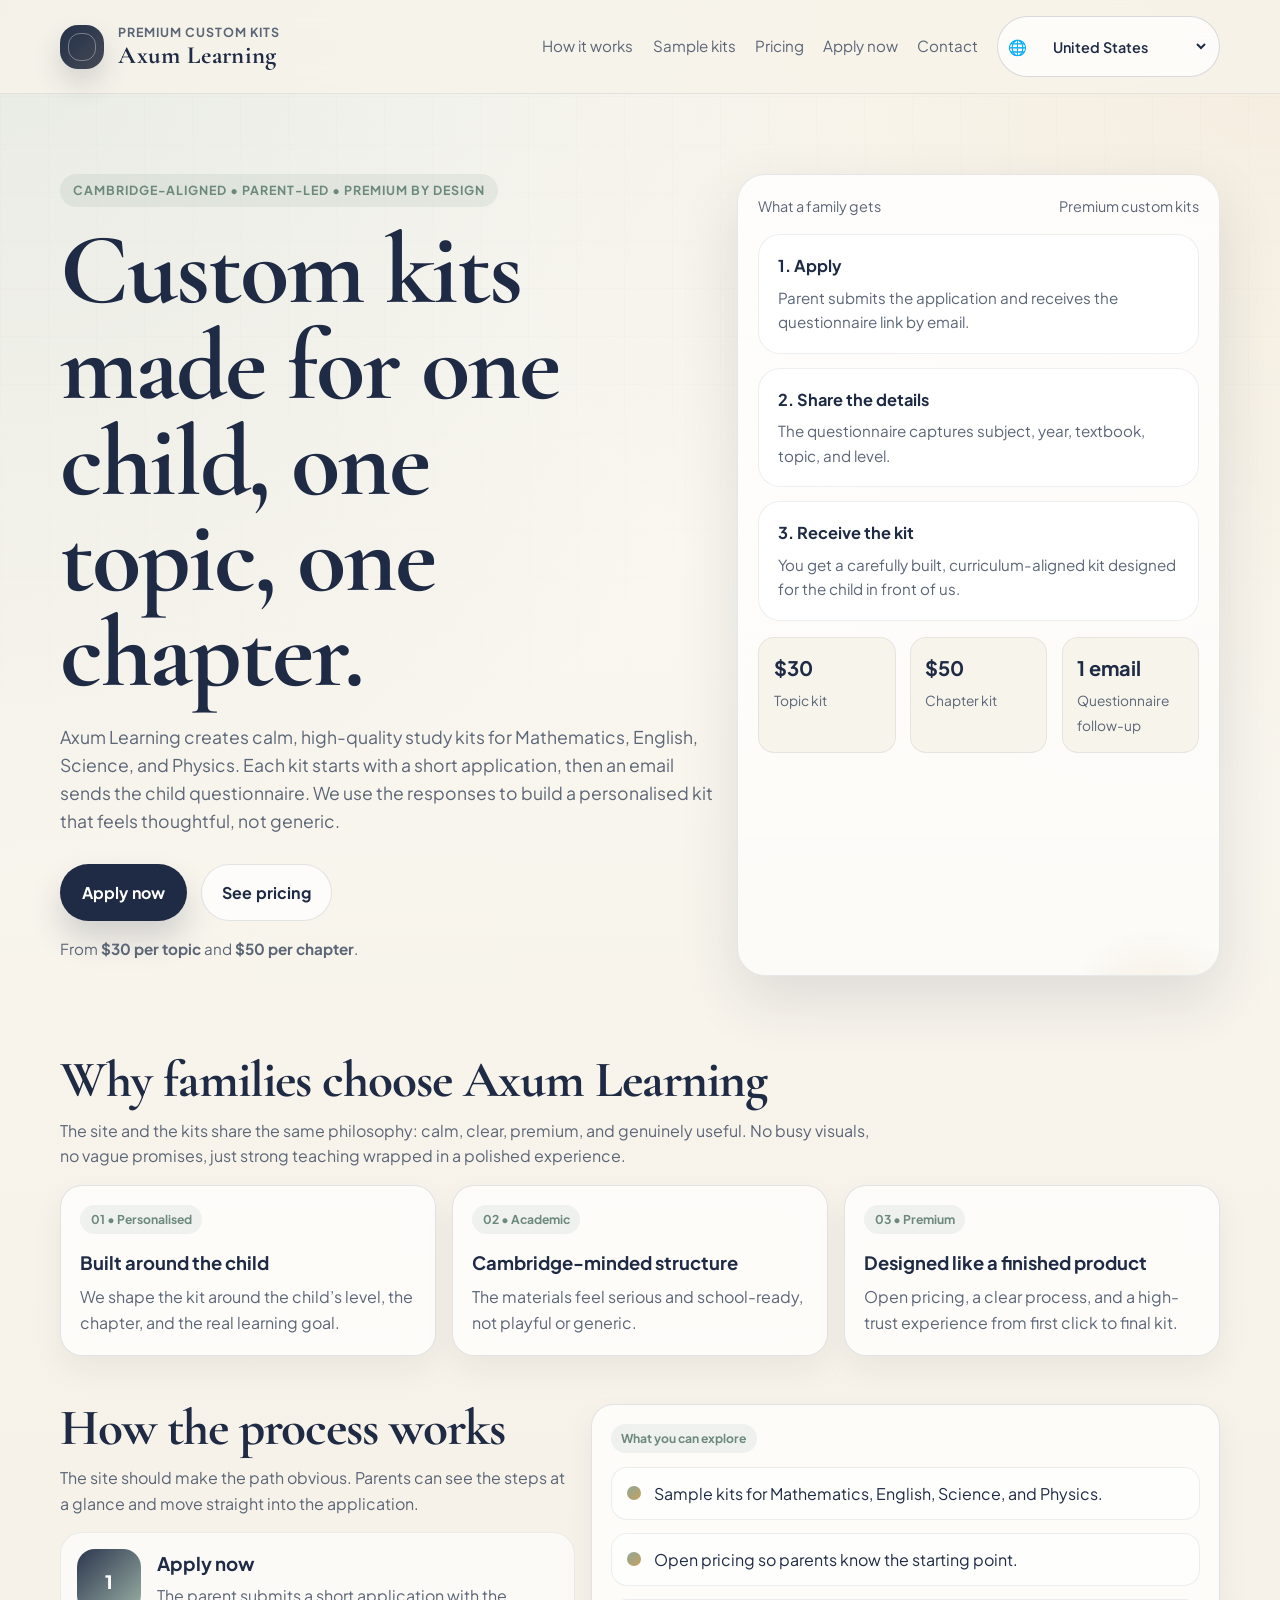
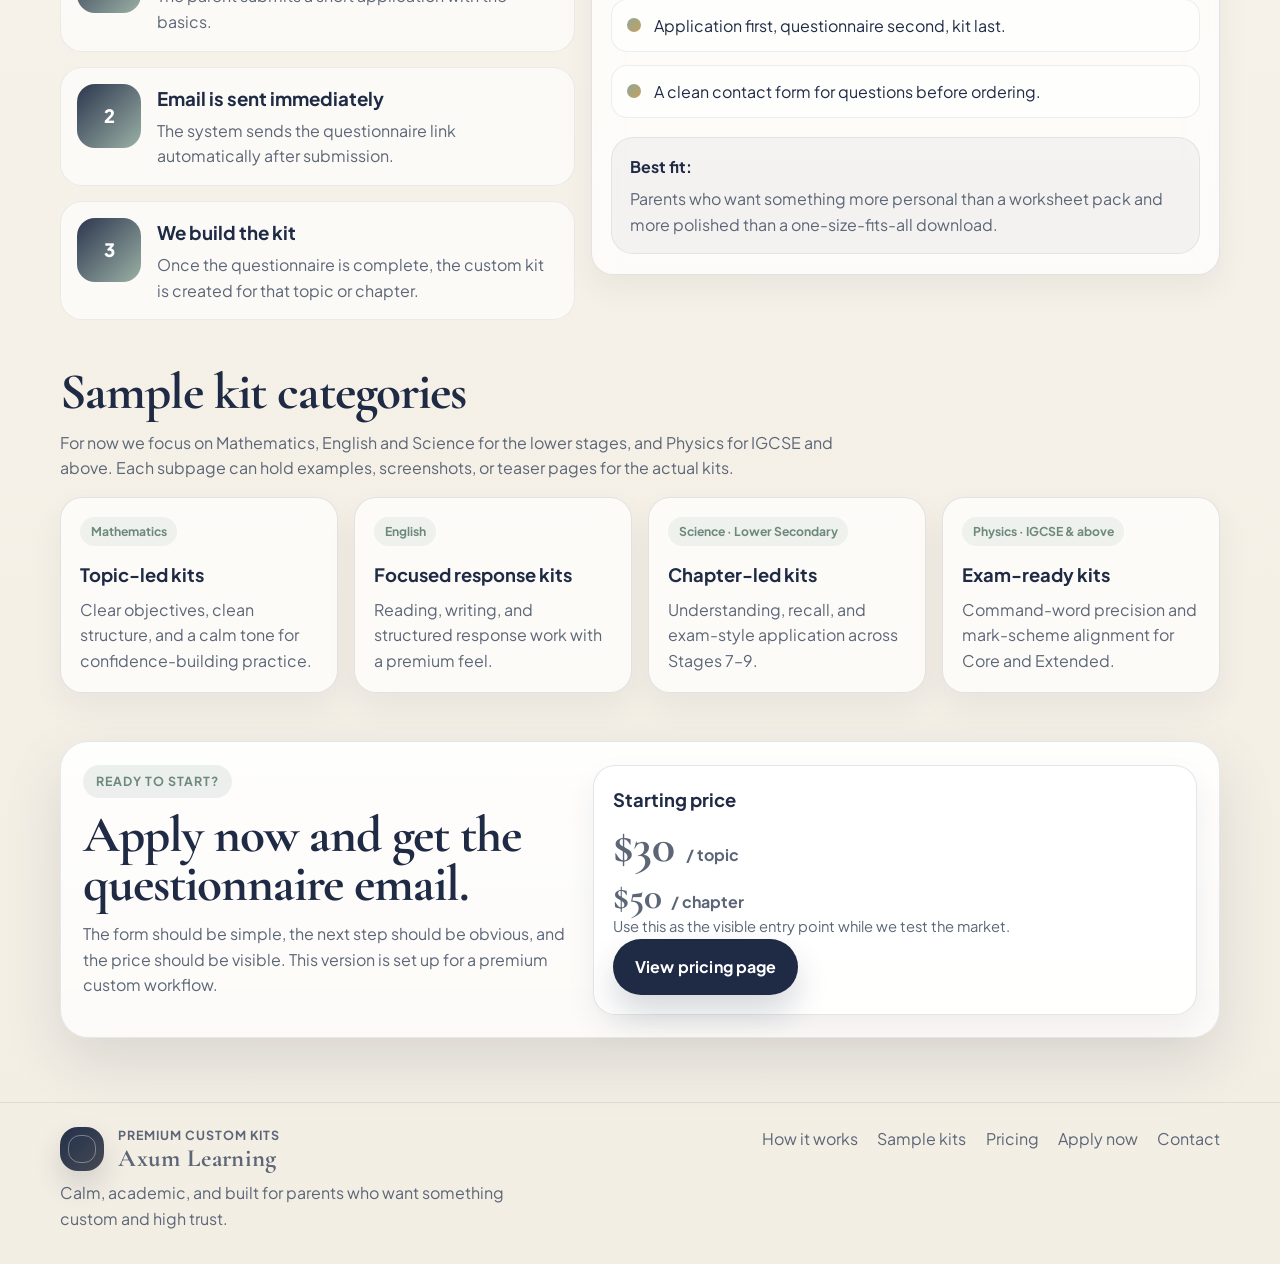
<file: index.html>
<!DOCTYPE html>
<html lang="en">
  <head>
    <meta charset="UTF-8" />
    <meta name="viewport" content="width=device-width, initial-scale=1.0" />
    <title>Axum Learning | Premium custom kits for Cambridge students</title>
    <meta
      name="description"
      content="Axum Learning creates premium custom Cambridge kits for Mathematics, English, Science, and Physics. Each kit is matched to the child, the topic, and the chapter."
    />
    <link rel="stylesheet" href="styles.css" />
    <script src="locale.js" defer></script>
  </head>
  <body>
    <a class="skip-link" href="#main">Skip to content</a>
    <header class="site-header">
      <div class="header-inner">
        <a class="brand" href="index.html" aria-label="Axum Learning home">
          <span class="brand-mark" aria-hidden="true"></span>
          <span>
            <span class="brand-tagline">Premium custom kits</span>
            <span class="brand-name">Axum Learning</span>
          </span>
        </a>
        <nav class="nav" aria-label="Primary">
          <a href="how-it-works.html">How it works</a>
          <a href="samples.html">Sample kits</a>
          <a href="pricing.html">Pricing</a>
          <a href="apply.html">Apply now</a>
          <a href="contact.html">Contact</a>
        </nav>
      </div>
    </header>

    <main id="main">
      <section class="hero">
        <div class="page-shell hero-grid">
          <div>
            <span class="eyebrow">Cambridge-aligned • Parent-led • Premium by design</span>
            <h1>Custom kits made for one child, one topic, one chapter.</h1>
            <p class="lead">
              Axum Learning creates calm, high-quality study kits for Mathematics, English, Science, and Physics.
              Each kit starts with a short application, then an email sends the child questionnaire.
              We use the responses to build a personalised kit that feels thoughtful, not generic.
            </p>
            <div class="hero-actions">
              <a class="button" href="apply.html">Apply now</a>
              <a class="button-secondary" href="pricing.html">See pricing</a>
            </div>
            <p class="hero-note">
              From <strong>$30 per topic</strong> and <strong>$50 per chapter</strong>.
            </p>
          </div>

          <aside class="hero-panel" aria-label="Preview of the service">
            <div class="panel-kicker">
              <span>What a family gets</span>
              <span>Premium custom kits</span>
            </div>
            <div class="preview-card">
              <h3>1. Apply</h3>
              <p>Parent submits the application and receives the questionnaire link by email.</p>
            </div>
            <div class="preview-card">
              <h3>2. Share the details</h3>
              <p>The questionnaire captures subject, year, textbook, topic, and level.</p>
            </div>
            <div class="preview-card">
              <h3>3. Receive the kit</h3>
              <p>You get a carefully built, curriculum-aligned kit designed for the child in front of us.</p>
            </div>
            <div class="stats" aria-label="Pricing snapshot">
              <div class="stat">
                <strong>$30</strong>
                <span>Topic kit</span>
              </div>
              <div class="stat">
                <strong>$50</strong>
                <span>Chapter kit</span>
              </div>
              <div class="stat">
                <strong>1 email</strong>
                <span>Questionnaire follow-up</span>
              </div>
            </div>
          </aside>
        </div>
      </section>

      <section class="section">
        <div class="page-shell">
          <h2 class="section-title">Why families choose Axum Learning</h2>
          <p class="section-lead">
            The site and the kits share the same philosophy: calm, clear, premium, and genuinely
            useful. No busy visuals, no vague promises, just strong teaching wrapped in a polished
            experience.
          </p>
          <div class="grid-3" style="margin-top: 1rem">
            <article class="card">
              <span class="meta">01 • Personalised</span>
              <h3>Built around the child</h3>
              <p>We shape the kit around the child’s level, the chapter, and the real learning goal.</p>
            </article>
            <article class="card">
              <span class="meta">02 • Academic</span>
              <h3>Cambridge-minded structure</h3>
              <p>The materials feel serious and school-ready, not playful or generic.</p>
            </article>
            <article class="card">
              <span class="meta">03 • Premium</span>
              <h3>Designed like a finished product</h3>
              <p>Open pricing, a clear process, and a high-trust experience from first click to final kit.</p>
            </article>
          </div>
        </div>
      </section>

      <section class="section">
        <div class="page-shell split">
          <div>
            <h2 class="section-title">How the process works</h2>
            <p class="section-lead">
              The site should make the path obvious. Parents can see the steps at a glance and move
              straight into the application.
            </p>
            <div class="timeline" style="margin-top: 1rem">
              <div class="timeline-step">
                <div class="step-num">1</div>
                <div class="step-content">
                  <h3>Apply now</h3>
                  <p>The parent submits a short application with the basics.</p>
                </div>
              </div>
              <div class="timeline-step">
                <div class="step-num">2</div>
                <div class="step-content">
                  <h3>Email is sent immediately</h3>
                  <p>The system sends the questionnaire link automatically after submission.</p>
                </div>
              </div>
              <div class="timeline-step">
                <div class="step-num">3</div>
                <div class="step-content">
                  <h3>We build the kit</h3>
                  <p>Once the questionnaire is complete, the custom kit is created for that topic or chapter.</p>
                </div>
              </div>
            </div>
          </div>
          <div class="card">
            <span class="meta">What you can explore</span>
            <ul class="feature-list">
              <li><span class="feature-dot"></span><span>Sample kits for Mathematics, English, Science, and Physics.</span></li>
              <li><span class="feature-dot"></span><span>Open pricing so parents know the starting point.</span></li>
              <li><span class="feature-dot"></span><span>Application first, questionnaire second, kit last.</span></li>
              <li><span class="feature-dot"></span><span>A clean contact form for questions before ordering.</span></li>
            </ul>
            <div class="subtle-band">
              <strong>Best fit:</strong>
              <p style="margin: 0.4rem 0 0; color: var(--muted)">
                Parents who want something more personal than a worksheet pack and more polished than a
                one-size-fits-all download.
              </p>
            </div>
          </div>
        </div>
      </section>

      <section class="section">
        <div class="page-shell">
          <h2 class="section-title">Sample kit categories</h2>
          <p class="section-lead">
            For now we focus on Mathematics, English and Science for the lower stages, and Physics for
            IGCSE and above. Each subpage can hold examples, screenshots, or teaser pages for the
            actual kits.
          </p>
          <div class="grid-4" style="margin-top: 1rem">
            <article class="card">
              <span class="meta">Mathematics</span>
              <h3>Topic-led kits</h3>
              <p>Clear objectives, clean structure, and a calm tone for confidence-building practice.</p>
            </article>
            <article class="card">
              <span class="meta">English</span>
              <h3>Focused response kits</h3>
              <p>Reading, writing, and structured response work with a premium feel.</p>
            </article>
            <article class="card">
              <span class="meta">Science · Lower Secondary</span>
              <h3>Chapter-led kits</h3>
              <p>Understanding, recall, and exam-style application across Stages 7–9.</p>
            </article>
            <article class="card">
              <span class="meta">Physics · IGCSE & above</span>
              <h3>Exam-ready kits</h3>
              <p>Command-word precision and mark-scheme alignment for Core and Extended.</p>
            </article>
          </div>
        </div>
      </section>

      <section class="section">
        <div class="page-shell form-wrap">
          <div class="split">
            <div>
              <span class="eyebrow">Ready to start?</span>
              <h2 class="section-title" style="margin-top: 0.8rem">Apply now and get the questionnaire email.</h2>
              <p class="section-lead">
                The form should be simple, the next step should be obvious, and the price should be
                visible. This version is set up for a premium custom workflow.
              </p>
            </div>
            <div class="card" style="background: rgba(255,255,255,0.84)">
              <h3>Starting price</h3>
              <p class="price" style="margin-top: 0.2rem">
                <span data-price-usd="30">$30</span> <small>/ topic</small>
              </p>
              <p class="price" style="font-size: 2.35rem; margin-top: 0.5rem">
                <span data-price-usd="50">$50</span> <small>/ chapter</small>
              </p>
              <p class="note">Use this as the visible entry point while we test the market.</p>
              <a class="button" href="pricing.html">View pricing page</a>
            </div>
          </div>
        </div>
      </section>
    </main>

    <footer class="footer">
      <div class="footer-inner">
        <div>
          <div class="brand" style="margin-bottom: 0.5rem">
            <span class="brand-mark" aria-hidden="true"></span>
            <span>
              <span class="brand-tagline">Premium custom kits</span>
              <span class="brand-name">Axum Learning</span>
            </span>
          </div>
          <p style="max-width: 42ch; margin: 0">
            Calm, academic, and built for parents who want something custom and high trust.
          </p>
        </div>
        <div class="footer-links" aria-label="Footer links">
          <a href="how-it-works.html">How it works</a>
          <a href="samples.html">Sample kits</a>
          <a href="pricing.html">Pricing</a>
          <a href="apply.html">Apply now</a>
          <a href="contact.html">Contact</a>
        </div>
      </div>
    </footer>
  </body>
</html>
</file>
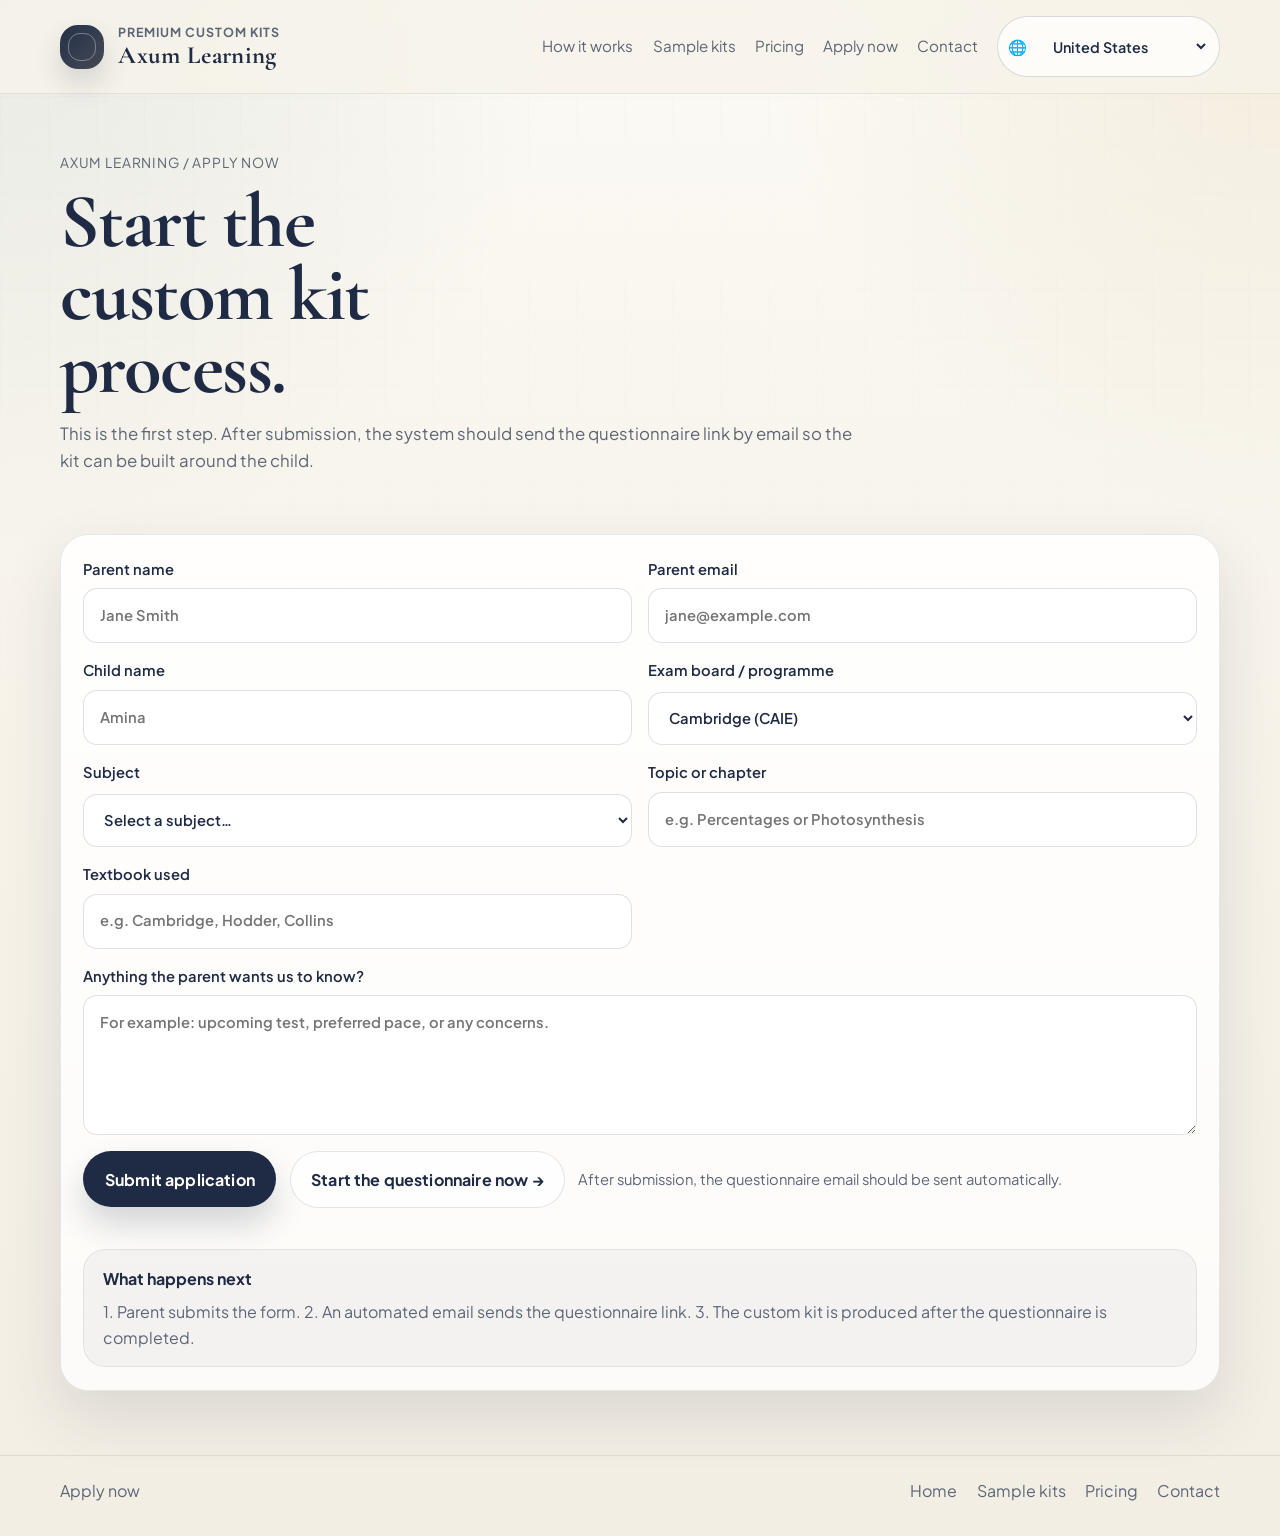
<file: apply.html>
<!DOCTYPE html>
<html lang="en">
  <head>
    <meta charset="UTF-8" />
    <meta name="viewport" content="width=device-width, initial-scale=1.0" />
    <title>Apply now | Axum Learning</title>
    <meta
      name="description"
      content="Apply for a premium custom kit from Axum Learning and receive the questionnaire link by email."
    />
    <link rel="stylesheet" href="styles.css" />
    <script src="locale.js" defer></script>
  </head>
  <body>
    <a class="skip-link" href="#main">Skip to content</a>
    <header class="site-header">
      <div class="header-inner">
        <a class="brand" href="index.html">
          <span class="brand-mark" aria-hidden="true"></span>
          <span>
            <span class="brand-tagline">Premium custom kits</span>
            <span class="brand-name">Axum Learning</span>
          </span>
        </a>
        <nav class="nav" aria-label="Primary">
          <a href="how-it-works.html">How it works</a>
          <a href="samples.html">Sample kits</a>
          <a href="pricing.html">Pricing</a>
          <a href="apply.html">Apply now</a>
          <a href="contact.html">Contact</a>
        </nav>
      </div>
    </header>

    <main id="main">
      <section class="page-hero">
        <div class="page-shell">
          <div class="breadcrumb">Axum Learning / Apply now</div>
          <h1 class="page-title" style="margin-top: 0.8rem">Start the custom kit process.</h1>
          <p class="page-intro">
            This is the first step. After submission, the system should send the questionnaire link
            by email so the kit can be built around the child.
          </p>
        </div>
      </section>

      <section class="section">
        <div class="page-shell form-wrap">
          <form id="applyForm" action="https://api.web3forms.com/submit" method="POST">
            <input type="hidden" name="access_key" value="0ccd2243-d4b7-4b5f-a152-dc5dc2f6f82b" />
            <input type="hidden" name="subject" value="New Axum Learning application" />
            <input type="hidden" name="from_name" value="Axum Learning website" />
            <input type="checkbox" name="botcheck" style="display:none" tabindex="-1" autocomplete="off" />
            <div class="form-grid">
              <label>
                Parent name
                <input type="text" name="parent_name" placeholder="Jane Smith" />
              </label>
              <label>
                Parent email
                <input type="email" name="parent_email" placeholder="jane@example.com" />
              </label>
              <label>
                Child name
                <input type="text" name="child_name" placeholder="Amina" />
              </label>
              <label>
                Exam board / programme
                <select name="programme" data-locale-programmes></select>
              </label>
              <label>
                Subject
                <select name="subject">
                  <option value="">Select a subject…</option>
                  <option>Mathematics</option>
                  <option>English</option>
                  <option>Science (Lower Secondary)</option>
                  <option>Physics (IGCSE & above)</option>
                </select>
              </label>
              <label>
                Topic or chapter
                <input type="text" name="topic" placeholder="e.g. Percentages or Photosynthesis" />
              </label>
              <label>
                Textbook used
                <input type="text" name="textbook" placeholder="e.g. Cambridge, Hodder, Collins" />
              </label>
            </div>

            <label>
              Anything the parent wants us to know?
              <textarea
                name="notes"
                placeholder="For example: upcoming test, preferred pace, or any concerns."
              ></textarea>
            </label>

            <div class="form-actions">
              <button class="button" type="submit">Submit application</button>
              <a class="button-secondary" href="questionnaire.html">Start the questionnaire now →</a>
              <span class="note">After submission, the questionnaire email should be sent automatically.</span>
            </div>
            <div id="applyResult" class="note" style="margin-top:0.6rem" role="status" aria-live="polite"></div>
          </form>
          <script>
            (function () {
              var form = document.getElementById("applyForm");
              var result = document.getElementById("applyResult");
              form.addEventListener("submit", function (e) {
                e.preventDefault();
                result.textContent = "Sending…";
                fetch(form.action, { method: "POST", body: new FormData(form), headers: { Accept: "application/json" } })
                  .then(function (r) { return r.json(); })
                  .then(function (data) {
                    if (data.success) {
                      form.reset();
                      result.innerHTML = "✓ Thank you — your application has been sent. Check your email for the questionnaire link.";
                    } else {
                      result.textContent = "Sorry, something went wrong. Please email willie.smit@gmail.com directly.";
                    }
                  })
                  .catch(function () {
                    result.textContent = "Sorry, something went wrong. Please email willie.smit@gmail.com directly.";
                  });
              });
            })();
          </script>
          <div class="subtle-band" style="margin-top: 1rem">
            <strong>What happens next</strong>
            <p style="margin: 0.45rem 0 0; color: var(--muted)">
              1. Parent submits the form. 2. An automated email sends the questionnaire link. 3. The
              custom kit is produced after the questionnaire is completed.
            </p>
          </div>
        </div>
      </section>
    </main>

    <footer class="footer">
      <div class="footer-inner">
        <p style="margin: 0">Apply now</p>
        <div class="footer-links">
          <a href="index.html">Home</a>
          <a href="samples.html">Sample kits</a>
          <a href="pricing.html">Pricing</a>
          <a href="contact.html">Contact</a>
        </div>
      </div>
    </footer>
  </body>
</html>
</file>
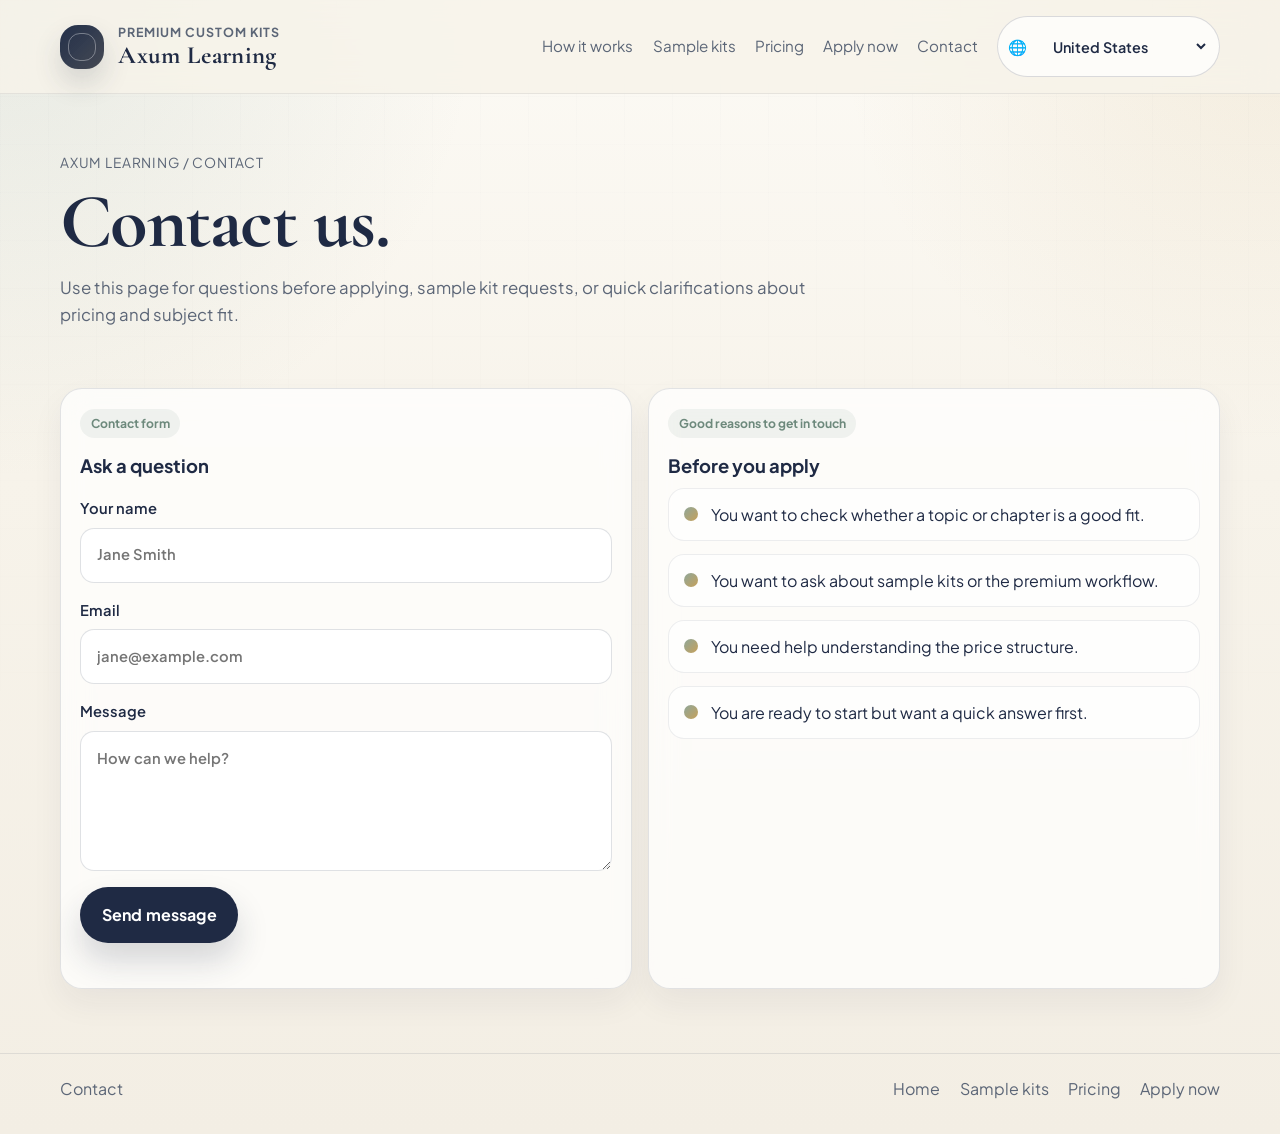
<file: contact.html>
<!DOCTYPE html>
<html lang="en">
  <head>
    <meta charset="UTF-8" />
    <meta name="viewport" content="width=device-width, initial-scale=1.0" />
    <title>Contact | Axum Learning</title>
    <meta
      name="description"
      content="Contact Axum Learning with questions about premium custom kits, pricing, or the application process."
    />
    <link rel="stylesheet" href="styles.css" />
    <script src="locale.js" defer></script>
  </head>
  <body>
    <a class="skip-link" href="#main">Skip to content</a>
    <header class="site-header">
      <div class="header-inner">
        <a class="brand" href="index.html">
          <span class="brand-mark" aria-hidden="true"></span>
          <span>
            <span class="brand-tagline">Premium custom kits</span>
            <span class="brand-name">Axum Learning</span>
          </span>
        </a>
        <nav class="nav" aria-label="Primary">
          <a href="how-it-works.html">How it works</a>
          <a href="samples.html">Sample kits</a>
          <a href="pricing.html">Pricing</a>
          <a href="apply.html">Apply now</a>
          <a href="contact.html">Contact</a>
        </nav>
      </div>
    </header>

    <main id="main">
      <section class="page-hero">
        <div class="page-shell">
          <div class="breadcrumb">Axum Learning / Contact</div>
          <h1 class="page-title" style="margin-top: 0.8rem">Contact us.</h1>
          <p class="page-intro">
            Use this page for questions before applying, sample kit requests, or quick clarifications
            about pricing and subject fit.
          </p>
        </div>
      </section>

      <section class="section">
        <div class="page-shell grid-2">
          <div class="card">
            <span class="meta">Contact form</span>
            <h3>Ask a question</h3>
            <form id="contactForm" action="https://api.web3forms.com/submit" method="POST" style="margin-top: 1rem">
              <input type="hidden" name="access_key" value="0ccd2243-d4b7-4b5f-a152-dc5dc2f6f82b" />
              <input type="hidden" name="subject" value="New Axum Learning contact message" />
              <input type="hidden" name="from_name" value="Axum Learning website" />
              <input type="checkbox" name="botcheck" style="display:none" tabindex="-1" autocomplete="off" />
              <label>
                Your name
                <input type="text" name="name" placeholder="Jane Smith" />
              </label>
              <label>
                Email
                <input type="email" name="email" placeholder="jane@example.com" />
              </label>
              <label>
                Message
                <textarea name="message" placeholder="How can we help?"></textarea>
              </label>
              <div class="form-actions">
                <button class="button" type="submit">Send message</button>
              </div>
              <div id="contactResult" class="note" style="margin-top:0.6rem" role="status" aria-live="polite"></div>
            </form>
            <script>
              (function () {
                var form = document.getElementById("contactForm");
                var result = document.getElementById("contactResult");
                form.addEventListener("submit", function (e) {
                  e.preventDefault();
                  result.textContent = "Sending…";
                  fetch(form.action, { method: "POST", body: new FormData(form), headers: { Accept: "application/json" } })
                    .then(function (r) { return r.json(); })
                    .then(function (data) {
                      if (data.success) {
                        form.reset();
                        result.innerHTML = "✓ Thank you — your message has been sent.";
                      } else {
                        result.textContent = "Sorry, something went wrong. Please email willie.smit@gmail.com directly.";
                      }
                    })
                    .catch(function () {
                      result.textContent = "Sorry, something went wrong. Please email willie.smit@gmail.com directly.";
                    });
                });
              })();
            </script>
          </div>
          <div class="card">
            <span class="meta">Good reasons to get in touch</span>
            <h3>Before you apply</h3>
            <ul class="feature-list">
              <li><span class="feature-dot"></span><span>You want to check whether a topic or chapter is a good fit.</span></li>
              <li><span class="feature-dot"></span><span>You want to ask about sample kits or the premium workflow.</span></li>
              <li><span class="feature-dot"></span><span>You need help understanding the price structure.</span></li>
              <li><span class="feature-dot"></span><span>You are ready to start but want a quick answer first.</span></li>
            </ul>
          </div>
        </div>
      </section>
    </main>

    <footer class="footer">
      <div class="footer-inner">
        <p style="margin: 0">Contact</p>
        <div class="footer-links">
          <a href="index.html">Home</a>
          <a href="samples.html">Sample kits</a>
          <a href="pricing.html">Pricing</a>
          <a href="apply.html">Apply now</a>
        </div>
      </div>
    </footer>
  </body>
</html>
</file>
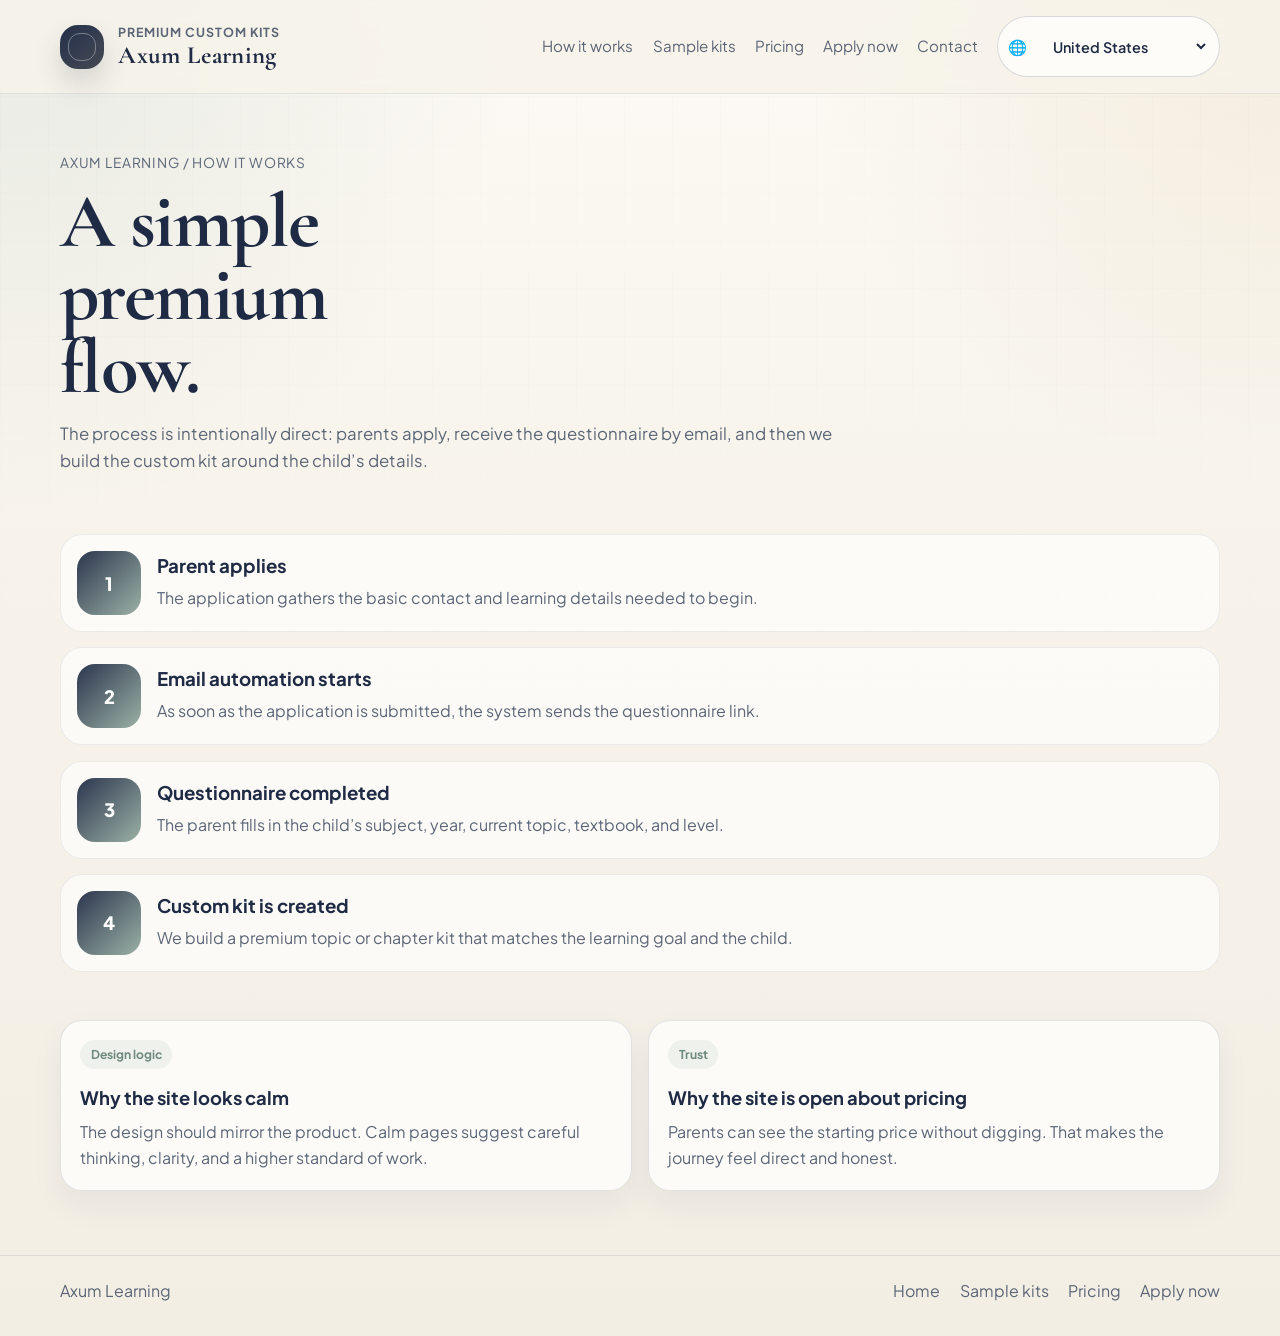
<file: how-it-works.html>
<!DOCTYPE html>
<html lang="en">
  <head>
    <meta charset="UTF-8" />
    <meta name="viewport" content="width=device-width, initial-scale=1.0" />
    <title>How it works | Axum Learning</title>
    <meta
      name="description"
      content="See how Axum Learning turns a parent application into a questionnaire email and then a premium custom kit."
    />
    <link rel="stylesheet" href="styles.css" />
    <script src="locale.js" defer></script>
  </head>
  <body>
    <a class="skip-link" href="#main">Skip to content</a>
    <header class="site-header">
      <div class="header-inner">
        <a class="brand" href="index.html">
          <span class="brand-mark" aria-hidden="true"></span>
          <span>
            <span class="brand-tagline">Premium custom kits</span>
            <span class="brand-name">Axum Learning</span>
          </span>
        </a>
        <nav class="nav" aria-label="Primary">
          <a href="how-it-works.html">How it works</a>
          <a href="samples.html">Sample kits</a>
          <a href="pricing.html">Pricing</a>
          <a href="apply.html">Apply now</a>
          <a href="contact.html">Contact</a>
        </nav>
      </div>
    </header>

    <main id="main">
      <section class="page-hero">
        <div class="page-shell">
          <div class="breadcrumb">Axum Learning / How it works</div>
          <h1 class="page-title" style="margin-top: 0.8rem">A simple premium flow.</h1>
          <p class="page-intro">
            The process is intentionally direct: parents apply, receive the questionnaire by email,
            and then we build the custom kit around the child’s details.
          </p>
        </div>
      </section>

      <section class="section">
        <div class="page-shell timeline">
          <div class="timeline-step">
            <div class="step-num">1</div>
            <div class="step-content">
              <h3>Parent applies</h3>
              <p>
                The application gathers the basic contact and learning details needed to begin.
              </p>
            </div>
          </div>
          <div class="timeline-step">
            <div class="step-num">2</div>
            <div class="step-content">
              <h3>Email automation starts</h3>
              <p>
                As soon as the application is submitted, the system sends the questionnaire link.
              </p>
            </div>
          </div>
          <div class="timeline-step">
            <div class="step-num">3</div>
            <div class="step-content">
              <h3>Questionnaire completed</h3>
              <p>
                The parent fills in the child’s subject, year, current topic, textbook, and level.
              </p>
            </div>
          </div>
          <div class="timeline-step">
            <div class="step-num">4</div>
            <div class="step-content">
              <h3>Custom kit is created</h3>
              <p>
                We build a premium topic or chapter kit that matches the learning goal and the child.
              </p>
            </div>
          </div>
        </div>
      </section>

      <section class="section">
        <div class="page-shell grid-2">
          <article class="card">
            <span class="meta">Design logic</span>
            <h3>Why the site looks calm</h3>
            <p>
              The design should mirror the product. Calm pages suggest careful thinking, clarity,
              and a higher standard of work.
            </p>
          </article>
          <article class="card">
            <span class="meta">Trust</span>
            <h3>Why the site is open about pricing</h3>
            <p>
              Parents can see the starting price without digging. That makes the journey feel direct
              and honest.
            </p>
          </article>
        </div>
      </section>
    </main>

    <footer class="footer">
      <div class="footer-inner">
        <p style="margin: 0">Axum Learning</p>
        <div class="footer-links">
          <a href="index.html">Home</a>
          <a href="samples.html">Sample kits</a>
          <a href="pricing.html">Pricing</a>
          <a href="apply.html">Apply now</a>
        </div>
      </div>
    </footer>
  </body>
</html>
</file>
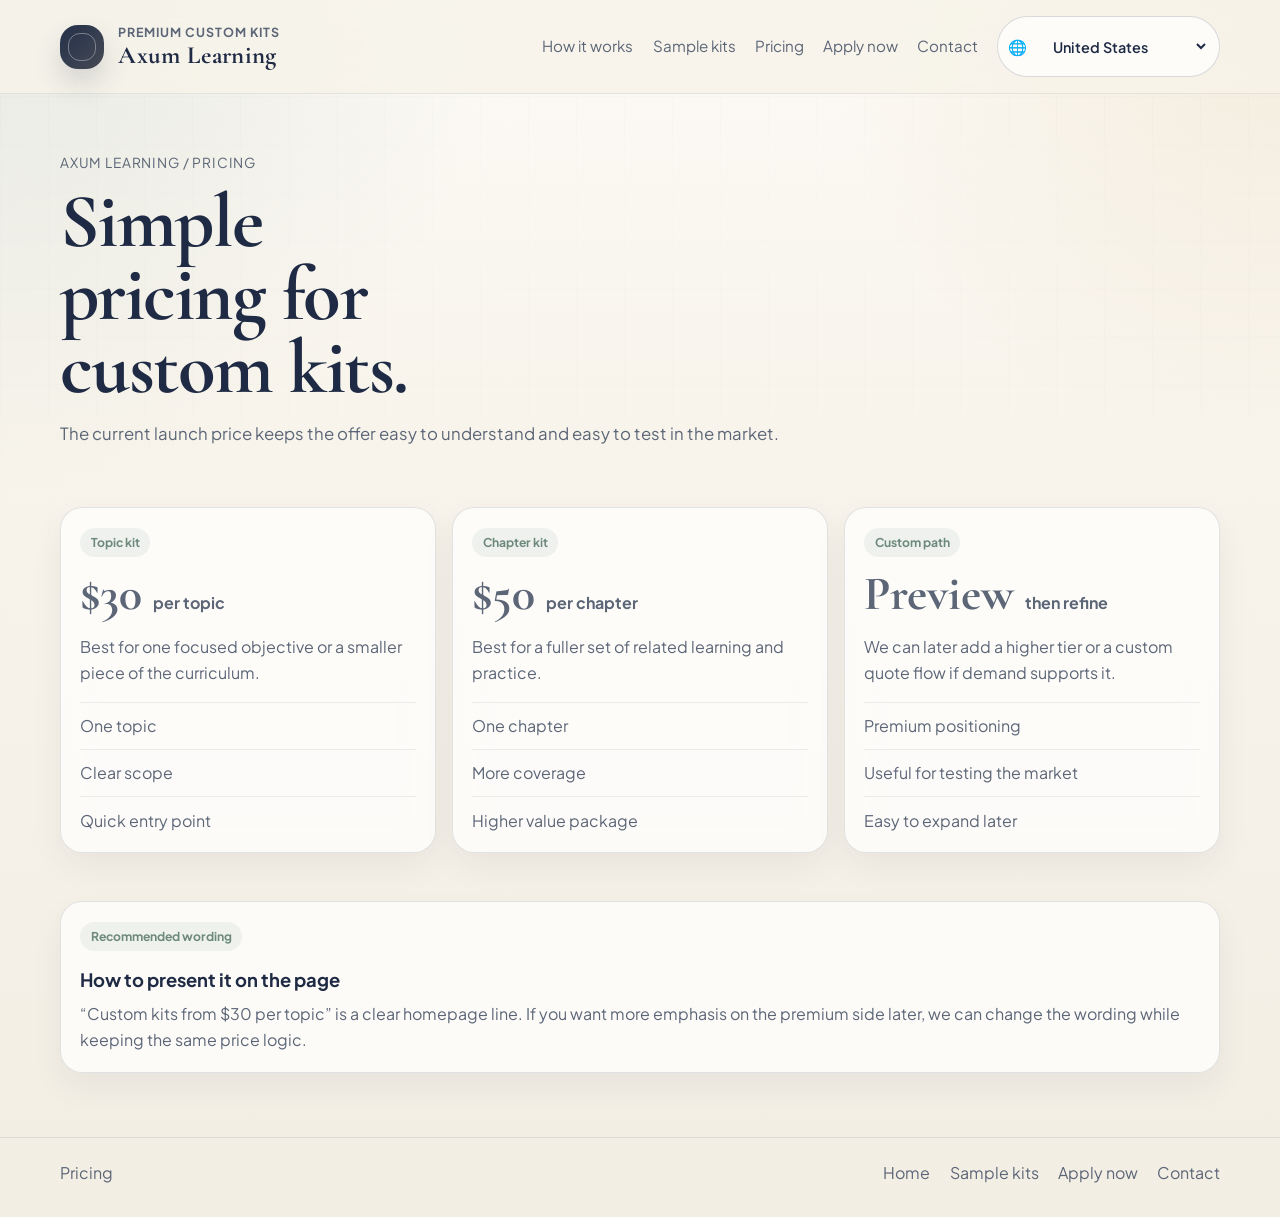
<file: pricing.html>
<!DOCTYPE html>
<html lang="en">
  <head>
    <meta charset="UTF-8" />
    <meta name="viewport" content="width=device-width, initial-scale=1.0" />
    <title>Pricing | Axum Learning</title>
    <meta
      name="description"
      content="View Axum Learning pricing for premium custom kits: $30 per topic and $50 per chapter."
    />
    <link rel="stylesheet" href="styles.css" />
    <script src="locale.js" defer></script>
  </head>
  <body>
    <a class="skip-link" href="#main">Skip to content</a>
    <header class="site-header">
      <div class="header-inner">
        <a class="brand" href="index.html">
          <span class="brand-mark" aria-hidden="true"></span>
          <span>
            <span class="brand-tagline">Premium custom kits</span>
            <span class="brand-name">Axum Learning</span>
          </span>
        </a>
        <nav class="nav" aria-label="Primary">
          <a href="how-it-works.html">How it works</a>
          <a href="samples.html">Sample kits</a>
          <a href="pricing.html">Pricing</a>
          <a href="apply.html">Apply now</a>
          <a href="contact.html">Contact</a>
        </nav>
      </div>
    </header>

    <main id="main">
      <section class="page-hero">
        <div class="page-shell">
          <div class="breadcrumb">Axum Learning / Pricing</div>
          <h1 class="page-title" style="margin-top: 0.8rem">Simple pricing for custom kits.</h1>
          <p class="page-intro">
            The current launch price keeps the offer easy to understand and easy to test in the
            market.
          </p>
        </div>
      </section>

      <section class="section">
        <div class="page-shell price-grid">
          <article class="card pricing-card">
            <div>
              <span class="meta">Topic kit</span>
              <p class="price"><span data-price-usd="30">$30</span> <small>per topic</small></p>
            </div>
            <p>Best for one focused objective or a smaller piece of the curriculum.</p>
            <ul class="price-list">
              <li>One topic</li>
              <li>Clear scope</li>
              <li>Quick entry point</li>
            </ul>
          </article>
          <article class="card pricing-card">
            <div>
              <span class="meta">Chapter kit</span>
              <p class="price"><span data-price-usd="50">$50</span> <small>per chapter</small></p>
            </div>
            <p>Best for a fuller set of related learning and practice.</p>
            <ul class="price-list">
              <li>One chapter</li>
              <li>More coverage</li>
              <li>Higher value package</li>
            </ul>
          </article>
          <article class="card pricing-card">
            <div>
              <span class="meta">Custom path</span>
              <p class="price">Preview <small>then refine</small></p>
            </div>
            <p>We can later add a higher tier or a custom quote flow if demand supports it.</p>
            <ul class="price-list">
              <li>Premium positioning</li>
              <li>Useful for testing the market</li>
              <li>Easy to expand later</li>
            </ul>
          </article>
        </div>
      </section>

      <section class="section">
        <div class="page-shell card">
          <span class="meta">Recommended wording</span>
          <h3>How to present it on the page</h3>
          <p>
            “Custom kits from $30 per topic” is a clear homepage line. If you want more emphasis
            on the premium side later, we can change the wording while keeping the same price logic.
          </p>
        </div>
      </section>
    </main>

    <footer class="footer">
      <div class="footer-inner">
        <p style="margin: 0">Pricing</p>
        <div class="footer-links">
          <a href="index.html">Home</a>
          <a href="samples.html">Sample kits</a>
          <a href="apply.html">Apply now</a>
          <a href="contact.html">Contact</a>
        </div>
      </div>
    </footer>
  </body>
</html>
</file>
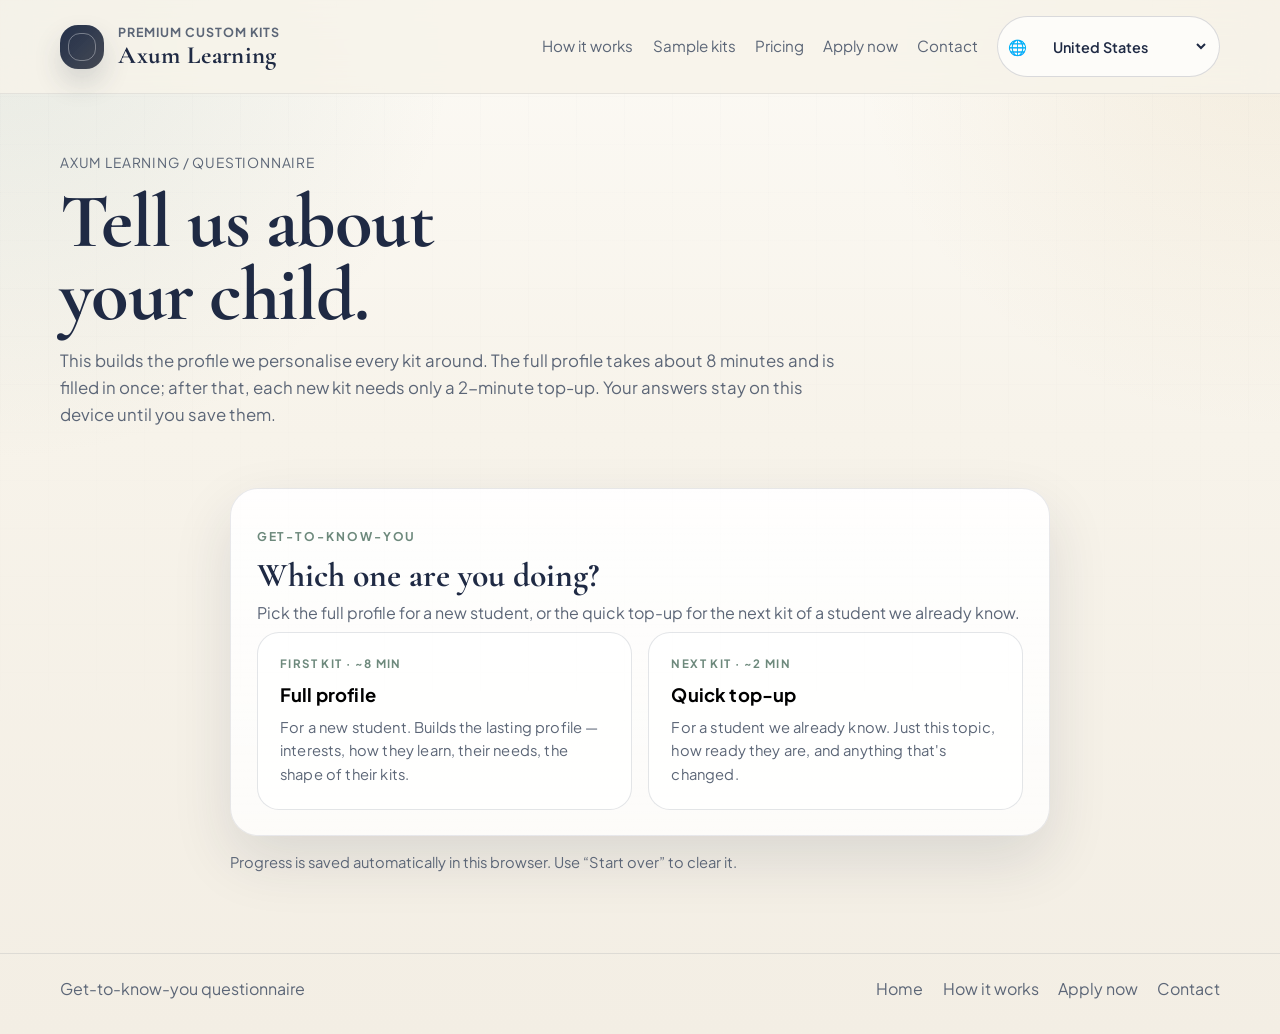
<file: questionnaire.html>
<!DOCTYPE html>
<html lang="en">
  <head>
    <meta charset="UTF-8" />
    <meta name="viewport" content="width=device-width, initial-scale=1.0" />
    <title>Get-to-know-you questionnaire | Axum Learning</title>
    <meta
      name="description"
      content="The Axum Learning get-to-know-you questionnaire — builds the profile that personalises every custom kit."
    />
    <link rel="stylesheet" href="styles.css" />
  </head>
  <body>
    <a class="skip-link" href="#main">Skip to content</a>
    <header class="site-header">
      <div class="header-inner">
        <a class="brand" href="index.html">
          <span class="brand-mark" aria-hidden="true"></span>
          <span>
            <span class="brand-tagline">Premium custom kits</span>
            <span class="brand-name">Axum Learning</span>
          </span>
        </a>
        <nav class="nav" aria-label="Primary">
          <a href="how-it-works.html">How it works</a>
          <a href="samples.html">Sample kits</a>
          <a href="pricing.html">Pricing</a>
          <a href="apply.html">Apply now</a>
          <a href="contact.html">Contact</a>
        </nav>
      </div>
    </header>

    <main id="main">
      <section class="page-hero">
        <div class="page-shell">
          <div class="breadcrumb">Axum Learning / Questionnaire</div>
          <h1 class="page-title" style="margin-top: 0.8rem">Tell us about your child.</h1>
          <p class="page-intro">
            This builds the profile we personalise every kit around. The full profile takes about
            8 minutes and is filled in once; after that, each new kit needs only a 2-minute top-up.
            Your answers stay on this device until you save them.
          </p>
        </div>
      </section>

      <section class="section">
        <div class="page-shell" style="max-width: 820px">
          <div id="wizard" class="wizard" aria-live="polite">
            <!-- rendered by questionnaire.js -->
          </div>
          <p class="note" style="margin-top: 0.9rem">
            Progress is saved automatically in this browser. Use “Start over” to clear it.
          </p>
        </div>
      </section>
    </main>

    <footer class="footer">
      <div class="footer-inner">
        <p style="margin: 0">Get-to-know-you questionnaire</p>
        <div class="footer-links">
          <a href="index.html">Home</a>
          <a href="how-it-works.html">How it works</a>
          <a href="apply.html">Apply now</a>
          <a href="contact.html">Contact</a>
        </div>
      </div>
    </footer>

    <script src="locale.js"></script>
    <script src="questionnaire.js"></script>
  </body>
</html>
</file>
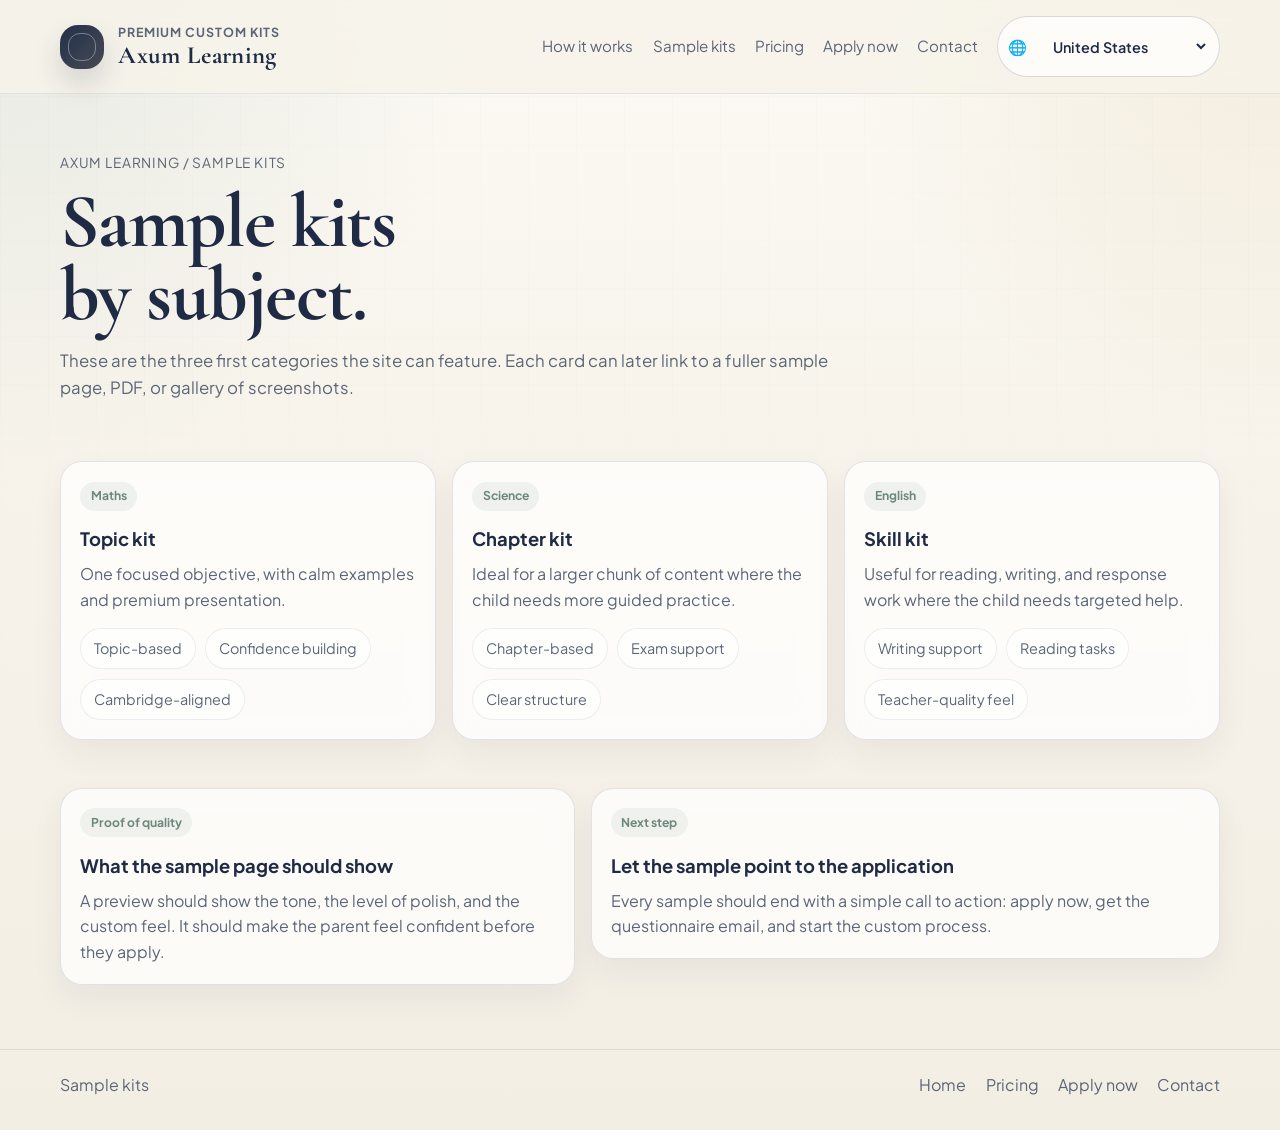
<file: samples.html>
<!DOCTYPE html>
<html lang="en">
  <head>
    <meta charset="UTF-8" />
    <meta name="viewport" content="width=device-width, initial-scale=1.0" />
    <title>Sample kits | Axum Learning</title>
    <meta
      name="description"
      content="Preview the types of Maths, Science, and English kits Axum Learning can build."
    />
    <link rel="stylesheet" href="styles.css" />
    <script src="locale.js" defer></script>
  </head>
  <body>
    <a class="skip-link" href="#main">Skip to content</a>
    <header class="site-header">
      <div class="header-inner">
        <a class="brand" href="index.html">
          <span class="brand-mark" aria-hidden="true"></span>
          <span>
            <span class="brand-tagline">Premium custom kits</span>
            <span class="brand-name">Axum Learning</span>
          </span>
        </a>
        <nav class="nav" aria-label="Primary">
          <a href="how-it-works.html">How it works</a>
          <a href="samples.html">Sample kits</a>
          <a href="pricing.html">Pricing</a>
          <a href="apply.html">Apply now</a>
          <a href="contact.html">Contact</a>
        </nav>
      </div>
    </header>

    <main id="main">
      <section class="page-hero">
        <div class="page-shell">
          <div class="breadcrumb">Axum Learning / Sample kits</div>
          <h1 class="page-title" style="margin-top: 0.8rem">Sample kits by subject.</h1>
          <p class="page-intro">
            These are the three first categories the site can feature. Each card can later link to a
            fuller sample page, PDF, or gallery of screenshots.
          </p>
        </div>
      </section>

      <section class="section">
        <div class="page-shell grid-3">
          <article class="card">
            <span class="meta">Maths</span>
            <h3>Topic kit</h3>
            <p>One focused objective, with calm examples and premium presentation.</p>
            <ul class="pill-list">
              <li>Topic-based</li>
              <li>Confidence building</li>
              <li>Cambridge-aligned</li>
            </ul>
          </article>
          <article class="card">
            <span class="meta">Science</span>
            <h3>Chapter kit</h3>
            <p>Ideal for a larger chunk of content where the child needs more guided practice.</p>
            <ul class="pill-list">
              <li>Chapter-based</li>
              <li>Exam support</li>
              <li>Clear structure</li>
            </ul>
          </article>
          <article class="card">
            <span class="meta">English</span>
            <h3>Skill kit</h3>
            <p>Useful for reading, writing, and response work where the child needs targeted help.</p>
            <ul class="pill-list">
              <li>Writing support</li>
              <li>Reading tasks</li>
              <li>Teacher-quality feel</li>
            </ul>
          </article>
        </div>
      </section>

      <section class="section">
        <div class="page-shell split">
          <div class="card">
            <span class="meta">Proof of quality</span>
            <h3>What the sample page should show</h3>
            <p>
              A preview should show the tone, the level of polish, and the custom feel. It should
              make the parent feel confident before they apply.
            </p>
          </div>
          <div class="card">
            <span class="meta">Next step</span>
            <h3>Let the sample point to the application</h3>
            <p>
              Every sample should end with a simple call to action: apply now, get the questionnaire
              email, and start the custom process.
            </p>
          </div>
        </div>
      </section>
    </main>

    <footer class="footer">
      <div class="footer-inner">
        <p style="margin: 0">Sample kits</p>
        <div class="footer-links">
          <a href="index.html">Home</a>
          <a href="pricing.html">Pricing</a>
          <a href="apply.html">Apply now</a>
          <a href="contact.html">Contact</a>
        </div>
      </div>
    </footer>
  </body>
</html>
</file>
<file: styles.css>
@import url("https://fonts.googleapis.com/css2?family=Cormorant+Garamond:wght@500;600;700&family=Plus+Jakarta+Sans:wght@400;500;600;700&display=swap");

:root {
  --bg: #f7f3ea;
  --bg-soft: #fbf8f2;
  --card: rgba(255, 255, 255, 0.72);
  --card-strong: #ffffff;
  --text: #1f2a44;
  --muted: #5c6677;
  --line: rgba(31, 42, 68, 0.12);
  --navy: #1f2a44;
  --sage: #8ea79a;
  --sage-dark: #6d897c;
  --gold: #c6a15b;
  --gold-soft: #ead9b2;
  --shadow: 0 24px 60px rgba(31, 42, 68, 0.12);
  --radius-xl: 28px;
  --radius-lg: 22px;
  --radius-md: 16px;
  --radius-sm: 12px;
  --container: 1160px;
}

*,
*::before,
*::after {
  box-sizing: border-box;
}

html {
  scroll-behavior: smooth;
}

body {
  margin: 0;
  color: var(--text);
  background:
    radial-gradient(circle at top left, rgba(142, 167, 154, 0.18), transparent 28%),
    radial-gradient(circle at top right, rgba(198, 161, 91, 0.14), transparent 26%),
    linear-gradient(180deg, #fcfaf5 0%, var(--bg) 42%, #f3eee4 100%);
  font-family: "Plus Jakarta Sans", system-ui, -apple-system, BlinkMacSystemFont, "Segoe UI", sans-serif;
  line-height: 1.6;
}

body::before {
  content: "";
  position: fixed;
  inset: 0;
  pointer-events: none;
  background-image:
    linear-gradient(rgba(31, 42, 68, 0.015) 1px, transparent 1px),
    linear-gradient(90deg, rgba(31, 42, 68, 0.015) 1px, transparent 1px);
  background-size: 48px 48px;
  mask-image: linear-gradient(180deg, rgba(0, 0, 0, 0.75), transparent 92%);
}

a {
  color: inherit;
  text-decoration: none;
}

img {
  max-width: 100%;
  display: block;
}

.skip-link {
  position: absolute;
  left: -999px;
  top: 16px;
  background: var(--navy);
  color: #fff;
  padding: 0.75rem 1rem;
  border-radius: 999px;
  z-index: 50;
}

.skip-link:focus {
  left: 16px;
}

.page-shell {
  width: min(100% - 2rem, var(--container));
  margin: 0 auto;
}

.site-header {
  position: sticky;
  top: 0;
  z-index: 40;
  backdrop-filter: blur(16px);
  background: rgba(247, 243, 234, 0.82);
  border-bottom: 1px solid rgba(31, 42, 68, 0.08);
}

.header-inner,
.footer-inner {
  width: min(100% - 2rem, var(--container));
  margin: 0 auto;
  display: flex;
  align-items: center;
  justify-content: space-between;
  gap: 1rem;
}

.header-inner {
  padding: 1rem 0;
}

.brand {
  display: inline-flex;
  align-items: center;
  gap: 0.9rem;
  font-weight: 700;
  letter-spacing: 0.02em;
}

.brand-mark {
  width: 2.75rem;
  height: 2.75rem;
  border-radius: 18px;
  background:
    linear-gradient(135deg, rgba(31, 42, 68, 0.96), rgba(31, 42, 68, 0.78)),
    linear-gradient(135deg, rgba(142, 167, 154, 0.7), rgba(198, 161, 91, 0.7));
  box-shadow: 0 14px 28px rgba(31, 42, 68, 0.16);
  position: relative;
}

.brand-mark::after {
  content: "";
  position: absolute;
  inset: 8px;
  border-radius: 12px;
  border: 1px solid rgba(255, 255, 255, 0.35);
}

.brand-name {
  font-family: "Cormorant Garamond", Georgia, serif;
  font-size: 1.55rem;
  line-height: 1;
}

.brand-tagline {
  display: block;
  font-size: 0.78rem;
  color: var(--muted);
  letter-spacing: 0.08em;
  text-transform: uppercase;
}

.nav {
  display: flex;
  align-items: center;
  gap: 1.2rem;
  flex-wrap: wrap;
  justify-content: flex-end;
}

.nav a {
  font-size: 0.95rem;
  color: var(--muted);
}

.nav a:hover,
.nav a:focus-visible {
  color: var(--text);
}

.locale-picker {
  display: inline-flex;
  align-items: center;
  gap: 0.4rem;
  padding: 0.3rem 0.6rem;
  border: 1px solid rgba(31, 42, 68, 0.16);
  border-radius: 999px;
  background: rgba(255, 255, 255, 0.7);
}

.locale-picker__icon {
  font-size: 0.95rem;
  line-height: 1;
}

.locale-picker__select {
  border: 0;
  background: transparent;
  font: inherit;
  font-size: 0.9rem;
  color: var(--text);
  cursor: pointer;
  max-width: 11rem;
}

.locale-picker__select:focus-visible {
  outline: 2px solid var(--accent, #1f2a44);
  outline-offset: 2px;
  border-radius: 4px;
}

.button,
.button-secondary,
.button-link,
button {
  display: inline-flex;
  align-items: center;
  justify-content: center;
  gap: 0.55rem;
  border-radius: 999px;
  font-weight: 700;
  letter-spacing: 0.01em;
  transition: transform 180ms ease, box-shadow 180ms ease, background-color 180ms ease;
}

.button:hover,
.button-secondary:hover,
.button-link:hover,
button:hover {
  transform: translateY(-1px);
}

.button {
  background: var(--navy);
  color: #fff;
  padding: 0.95rem 1.35rem;
  box-shadow: 0 18px 32px rgba(31, 42, 68, 0.18);
}

.button-secondary {
  background: rgba(255, 255, 255, 0.7);
  color: var(--navy);
  padding: 0.9rem 1.25rem;
  border: 1px solid rgba(31, 42, 68, 0.12);
}

.button-link {
  color: var(--navy);
  padding: 0;
  background: transparent;
  border: 0;
}

button {
  cursor: pointer;
  border: 0;
  font: inherit;
}

.hero {
  padding: 5rem 0 3rem;
}

.hero-grid {
  display: grid;
  grid-template-columns: 1.15fr 0.85fr;
  gap: 1.5rem;
  align-items: center;
}

.eyebrow {
  display: inline-flex;
  align-items: center;
  gap: 0.5rem;
  padding: 0.42rem 0.8rem;
  border-radius: 999px;
  background: rgba(142, 167, 154, 0.16);
  color: var(--sage-dark);
  font-size: 0.78rem;
  font-weight: 700;
  letter-spacing: 0.08em;
  text-transform: uppercase;
}

.hero h1,
.section-title,
.page-title {
  font-family: "Cormorant Garamond", Georgia, serif;
  letter-spacing: -0.02em;
  margin: 0;
  line-height: 0.95;
}

.hero h1 {
  font-size: clamp(3.4rem, 8vw, 6.3rem);
  max-width: 11ch;
  margin-top: 1rem;
}

.lead {
  font-size: 1.1rem;
  color: var(--muted);
  max-width: 62ch;
  margin: 1.3rem 0 0;
}

.hero-actions {
  display: flex;
  flex-wrap: wrap;
  gap: 0.9rem;
  margin-top: 1.8rem;
}

.hero-note {
  margin-top: 1rem;
  color: var(--muted);
  font-size: 0.95rem;
}

.hero-panel {
  background: linear-gradient(180deg, rgba(255, 255, 255, 0.82), rgba(255, 255, 255, 0.6));
  border: 1px solid rgba(31, 42, 68, 0.1);
  border-radius: var(--radius-xl);
  padding: 1.25rem;
  box-shadow: var(--shadow);
  position: relative;
  overflow: hidden;
  min-height: 100%;
}

.hero-panel::before {
  content: "";
  position: absolute;
  inset: auto -10% -20% auto;
  width: 14rem;
  height: 14rem;
  border-radius: 50%;
  background: radial-gradient(circle, rgba(198, 161, 91, 0.16), transparent 60%);
}

.panel-kicker {
  display: flex;
  justify-content: space-between;
  gap: 1rem;
  color: var(--muted);
  font-size: 0.9rem;
}

.preview-card {
  margin-top: 1rem;
  background: var(--card-strong);
  border-radius: var(--radius-lg);
  border: 1px solid rgba(31, 42, 68, 0.08);
  padding: 1.15rem;
  position: relative;
}

.preview-card + .preview-card {
  margin-top: 0.85rem;
}

.preview-card h3 {
  margin: 0 0 0.4rem;
  font-size: 1.02rem;
}

.preview-card p {
  margin: 0;
  color: var(--muted);
  font-size: 0.95rem;
}

.stats {
  display: grid;
  grid-template-columns: repeat(3, 1fr);
  gap: 0.9rem;
  margin-top: 1rem;
}

.stat {
  padding: 0.9rem;
  border-radius: var(--radius-md);
  background: rgba(247, 243, 234, 0.9);
  border: 1px solid rgba(31, 42, 68, 0.08);
}

.stat strong {
  display: block;
  font-size: 1.25rem;
  margin-bottom: 0.15rem;
}

.stat span {
  font-size: 0.86rem;
  color: var(--muted);
}

.section {
  padding: 2rem 0 1rem;
}

.section-title {
  font-size: clamp(2.2rem, 4vw, 3.4rem);
  margin-bottom: 0.8rem;
}

.section-lead {
  max-width: 68ch;
  color: var(--muted);
  margin: 0;
}

.grid-3,
.grid-2,
.grid-4 {
  display: grid;
  gap: 1rem;
}

.grid-3 {
  grid-template-columns: repeat(3, minmax(0, 1fr));
}

.grid-4 {
  grid-template-columns: repeat(4, minmax(0, 1fr));
}

.grid-2 {
  grid-template-columns: repeat(2, minmax(0, 1fr));
}

.card {
  background: var(--card);
  backdrop-filter: blur(14px);
  border: 1px solid var(--line);
  border-radius: var(--radius-lg);
  padding: 1.2rem;
  box-shadow: 0 14px 32px rgba(31, 42, 68, 0.06);
}

.card h3 {
  margin: 0 0 0.45rem;
  font-size: 1.15rem;
}

.card p {
  margin: 0;
  color: var(--muted);
}

.card .meta {
  display: inline-flex;
  align-items: center;
  gap: 0.4rem;
  padding: 0.3rem 0.65rem;
  border-radius: 999px;
  background: rgba(142, 167, 154, 0.12);
  color: var(--sage-dark);
  font-size: 0.76rem;
  font-weight: 700;
  margin-bottom: 0.85rem;
}

.feature-list {
  list-style: none;
  padding: 0;
  margin: 0;
  display: grid;
  gap: 0.8rem;
}

.feature-list li {
  display: flex;
  gap: 0.8rem;
  align-items: flex-start;
  padding: 0.8rem 0.95rem;
  border-radius: var(--radius-md);
  background: rgba(255, 255, 255, 0.6);
  border: 1px solid rgba(31, 42, 68, 0.08);
}

.feature-dot {
  width: 0.85rem;
  height: 0.85rem;
  border-radius: 999px;
  margin-top: 0.35rem;
  background: linear-gradient(135deg, var(--sage), var(--gold));
  flex: 0 0 auto;
}

.pricing-card {
  display: flex;
  flex-direction: column;
  gap: 1rem;
}

.price {
  font-size: 3rem;
  line-height: 1;
  font-weight: 700;
  font-family: "Cormorant Garamond", Georgia, serif;
  margin: 0;
}

.price small {
  font-size: 1rem;
  font-family: "Plus Jakarta Sans", system-ui, sans-serif;
  color: var(--muted);
}

.price-list {
  list-style: none;
  padding: 0;
  margin: 0;
  display: grid;
  gap: 0.65rem;
}

.price-list li {
  padding-top: 0.65rem;
  border-top: 1px solid rgba(31, 42, 68, 0.08);
  color: var(--muted);
}

.form-wrap {
  background: linear-gradient(180deg, rgba(255, 255, 255, 0.9), rgba(255, 255, 255, 0.74));
  border-radius: var(--radius-xl);
  border: 1px solid rgba(31, 42, 68, 0.1);
  padding: 1.4rem;
  box-shadow: var(--shadow);
}

form {
  display: grid;
  gap: 1rem;
}

.form-grid {
  display: grid;
  gap: 1rem;
  grid-template-columns: repeat(2, minmax(0, 1fr));
}

label {
  display: grid;
  gap: 0.45rem;
  font-size: 0.92rem;
  font-weight: 600;
}

input,
select,
textarea {
  width: 100%;
  border-radius: 14px;
  border: 1px solid rgba(31, 42, 68, 0.14);
  background: rgba(255, 255, 255, 0.9);
  padding: 0.92rem 1rem;
  font: inherit;
  color: var(--text);
}

textarea {
  min-height: 140px;
  resize: vertical;
}

input:focus,
select:focus,
textarea:focus {
  outline: 3px solid rgba(142, 167, 154, 0.25);
  border-color: rgba(142, 167, 154, 0.55);
}

.form-actions {
  display: flex;
  flex-wrap: wrap;
  gap: 0.85rem;
  align-items: center;
}

.note {
  color: var(--muted);
  font-size: 0.92rem;
}

.subtle-band {
  margin: 1.2rem 0 0;
  padding: 1rem 1.15rem;
  border-radius: var(--radius-lg);
  background: rgba(31, 42, 68, 0.04);
  border: 1px solid rgba(31, 42, 68, 0.08);
}

.timeline {
  display: grid;
  gap: 0.95rem;
}

.timeline-step {
  display: grid;
  grid-template-columns: 4rem 1fr;
  gap: 1rem;
  align-items: start;
  padding: 1rem;
  border-radius: var(--radius-lg);
  background: rgba(255, 255, 255, 0.64);
  border: 1px solid rgba(31, 42, 68, 0.08);
}

.step-num {
  width: 4rem;
  height: 4rem;
  border-radius: 18px;
  display: grid;
  place-items: center;
  background: linear-gradient(135deg, rgba(31, 42, 68, 0.94), rgba(142, 167, 154, 0.88));
  color: #fff;
  font-weight: 800;
  font-size: 1.15rem;
}

.step-content h3 {
  margin: 0 0 0.25rem;
}

.step-content p {
  margin: 0;
  color: var(--muted);
}

.footer {
  margin-top: 3rem;
  padding: 1.4rem 0 2rem;
  border-top: 1px solid rgba(31, 42, 68, 0.1);
  color: var(--muted);
}

.footer-inner {
  align-items: flex-start;
  gap: 1.5rem;
}

.footer-links {
  display: flex;
  flex-wrap: wrap;
  gap: 0.9rem 1.2rem;
  justify-content: flex-end;
}

.footer-links a:hover {
  color: var(--text);
}

.page-hero {
  padding: 3.6rem 0 1.7rem;
}

.page-title {
  font-size: clamp(3rem, 6vw, 4.9rem);
  max-width: 11ch;
}

.page-intro {
  max-width: 66ch;
  color: var(--muted);
  margin: 1rem 0 0;
  font-size: 1.05rem;
}

.breadcrumb {
  font-size: 0.86rem;
  color: var(--muted);
  letter-spacing: 0.06em;
  text-transform: uppercase;
}

.price-grid {
  display: grid;
  grid-template-columns: repeat(3, minmax(0, 1fr));
  gap: 1rem;
}

.pill-list {
  display: flex;
  flex-wrap: wrap;
  gap: 0.6rem;
  list-style: none;
  margin: 1rem 0 0;
  padding: 0;
}

.pill-list li {
  padding: 0.5rem 0.8rem;
  border-radius: 999px;
  background: rgba(255, 255, 255, 0.6);
  border: 1px solid rgba(31, 42, 68, 0.08);
  color: var(--muted);
  font-size: 0.9rem;
}

.quote {
  margin: 0;
  padding: 1.2rem 1.3rem;
  border-left: 4px solid var(--sage);
  background: rgba(255, 255, 255, 0.56);
  border-radius: 0 18px 18px 0;
  color: var(--muted);
}

.split {
  display: grid;
  grid-template-columns: 0.9fr 1.1fr;
  gap: 1rem;
  align-items: start;
}

@media (max-width: 980px) {
  .hero-grid,
  .grid-3,
  .grid-4,
  .price-grid,
  .split {
    grid-template-columns: 1fr;
  }

  .grid-2,
  .form-grid {
    grid-template-columns: 1fr;
  }

  .nav {
    justify-content: flex-start;
  }

  .hero {
    padding-top: 3.5rem;
  }
}

@media (max-width: 640px) {
  .header-inner,
  .footer-inner {
    flex-direction: column;
    align-items: flex-start;
  }

  .brand-name {
    font-size: 1.4rem;
  }

  .hero h1,
  .page-title {
    line-height: 1;
  }

  .stats {
    grid-template-columns: 1fr;
  }

  .hero-actions,
  .form-actions {
    width: 100%;
  }

  .button,
  .button-secondary {
    width: 100%;
  }
}

/* ============================================================
   Questionnaire wizard
   ============================================================ */
.wizard {
  background: linear-gradient(180deg, rgba(255, 255, 255, 0.92), rgba(255, 255, 255, 0.76));
  border-radius: var(--radius-xl);
  border: 1px solid rgba(31, 42, 68, 0.1);
  padding: 1.6rem;
  box-shadow: var(--shadow);
}

.wizard-progress {
  margin-bottom: 1.5rem;
}

.progress-track {
  height: 8px;
  border-radius: 999px;
  background: rgba(31, 42, 68, 0.08);
  overflow: hidden;
}

.progress-fill {
  height: 100%;
  border-radius: 999px;
  background: linear-gradient(90deg, var(--sage-dark), var(--gold));
  transition: width 280ms ease;
}

.progress-meta {
  display: flex;
  justify-content: space-between;
  margin-top: 0.5rem;
  font-size: 0.82rem;
  color: var(--muted);
}

.step-eyebrow {
  font-size: 0.75rem;
  letter-spacing: 0.16em;
  text-transform: uppercase;
  font-weight: 700;
  color: var(--sage-dark);
}

.step-title {
  font-family: "Cormorant Garamond", Georgia, serif;
  font-size: clamp(1.5rem, 3.4vw, 2.1rem);
  line-height: 1.1;
  margin: 0.35rem 0 0.3rem;
}

.step-intro {
  color: var(--muted);
  margin: 0 0 0.4rem;
}

.q-block {
  padding: 1.15rem 0;
  border-top: 1px solid rgba(31, 42, 68, 0.08);
}
.q-block:first-of-type {
  border-top: 0;
}

.q-label {
  font-weight: 700;
  font-size: 1rem;
  margin-bottom: 0.15rem;
}

.q-help {
  color: var(--muted);
  font-size: 0.88rem;
  margin: 0.1rem 0 0.7rem;
}

.q-max {
  display: inline-block;
  margin-left: 0.4rem;
  font-size: 0.74rem;
  font-weight: 700;
  letter-spacing: 0.04em;
  color: var(--sage-dark);
  background: rgba(142, 167, 154, 0.16);
  border-radius: 999px;
  padding: 0.1rem 0.55rem;
  vertical-align: middle;
}

.options {
  display: grid;
  gap: 0.6rem;
}
.options.cols-2 {
  grid-template-columns: repeat(2, minmax(0, 1fr));
}
.options.scale {
  grid-template-columns: repeat(3, minmax(0, 1fr));
}

.option {
  display: flex;
  align-items: flex-start;
  gap: 0.7rem;
  padding: 0.85rem 1rem;
  border-radius: 14px;
  border: 1px solid rgba(31, 42, 68, 0.14);
  background: rgba(255, 255, 255, 0.85);
  cursor: pointer;
  transition: border-color 160ms ease, background 160ms ease, box-shadow 160ms ease;
  font-weight: 500;
}
.option:hover {
  border-color: rgba(142, 167, 154, 0.6);
}
.option input {
  width: auto;
  margin: 0.2rem 0 0;
  accent-color: var(--sage-dark);
  flex: 0 0 auto;
}
.option.is-checked {
  border-color: var(--sage-dark);
  background: rgba(142, 167, 154, 0.12);
  box-shadow: 0 0 0 1px var(--sage-dark) inset;
}
.option.is-disabled {
  opacity: 0.5;
  cursor: not-allowed;
}
.option .opt-text {
  line-height: 1.4;
}

.q-block input[type="text"],
.q-block textarea {
  margin-top: 0.2rem;
}
.inline-fields {
  display: grid;
  gap: 0.8rem;
  grid-template-columns: repeat(2, minmax(0, 1fr));
}

.wizard-actions {
  display: flex;
  justify-content: space-between;
  align-items: center;
  gap: 0.85rem;
  margin-top: 1.6rem;
  flex-wrap: wrap;
}
.wizard-actions .spacer {
  flex: 1 1 auto;
}

.wizard-error {
  color: #a4423a;
  font-size: 0.9rem;
  font-weight: 600;
  margin-top: 0.8rem;
}

.mode-grid {
  display: grid;
  gap: 1rem;
  grid-template-columns: repeat(2, minmax(0, 1fr));
}
.mode-card {
  text-align: left;
  padding: 1.4rem;
  border-radius: var(--radius-lg);
  border: 1px solid rgba(31, 42, 68, 0.12);
  background: rgba(255, 255, 255, 0.8);
  cursor: pointer;
  display: grid;
  gap: 0.4rem;
  align-content: start;
}
.mode-card:hover {
  border-color: var(--sage-dark);
  transform: translateY(-2px);
}
.mode-card h3 {
  margin: 0;
  font-size: 1.15rem;
}
.mode-card p {
  margin: 0;
  color: var(--muted);
  font-size: 0.92rem;
  font-weight: 400;
}
.mode-card .tag {
  font-size: 0.72rem;
  letter-spacing: 0.12em;
  text-transform: uppercase;
  font-weight: 700;
  color: var(--sage-dark);
}

.review-pre {
  white-space: pre-wrap;
  font-family: "Plus Jakarta Sans", ui-monospace, monospace;
  font-size: 0.82rem;
  line-height: 1.55;
  background: rgba(31, 42, 68, 0.04);
  border: 1px solid rgba(31, 42, 68, 0.1);
  border-radius: var(--radius-md);
  padding: 1rem 1.1rem;
  max-height: 340px;
  overflow: auto;
  color: var(--text);
}

.saved-banner {
  margin-top: 1rem;
  padding: 1rem 1.15rem;
  border-radius: var(--radius-md);
  background: rgba(142, 167, 154, 0.16);
  border: 1px solid rgba(142, 167, 154, 0.5);
  font-weight: 600;
}

@media (max-width: 640px) {
  .options.cols-2,
  .mode-grid,
  .inline-fields {
    grid-template-columns: 1fr;
  }
  .wizard-actions .button,
  .wizard-actions .button-secondary {
    width: auto;
  }
}
</file>
